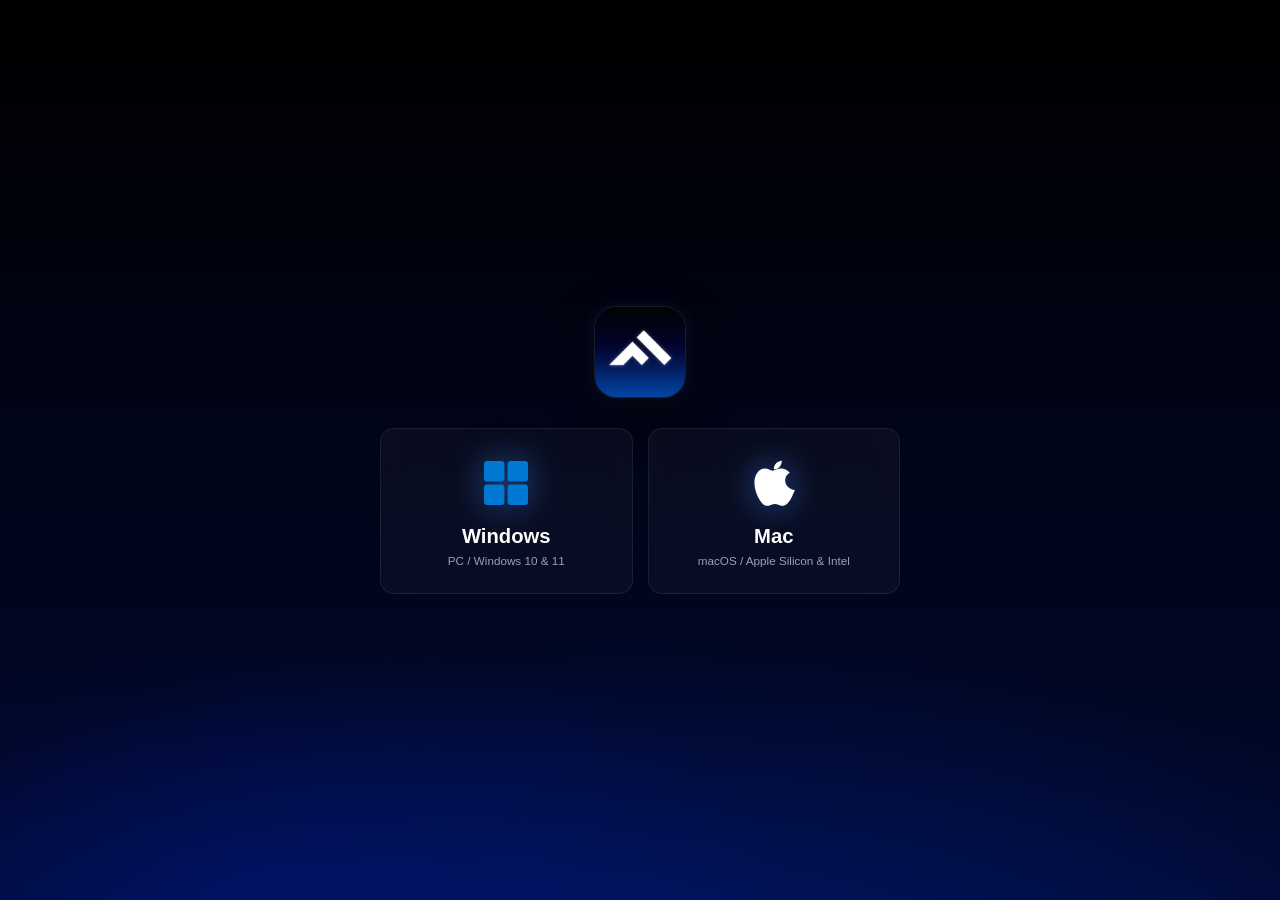
<file: index.html>
<!DOCTYPE html>
<html lang="en">
<head>
  <meta charset="UTF-8" />
  <meta name="viewport" content="width=device-width, initial-scale=1.0, maximum-scale=1.0, user-scalable=no" />
  <title>FREQ Sounds List</title>
  <link rel="icon" type="image/png" href="favicon.png" />
  <link rel="apple-touch-icon" href="favicon.png" />
  <link rel="stylesheet" href="style.css?v=4.5" />
</head>
<body>

<div id="app">

  <!-- ═══════════════════════════════════════════════════ -->
  <!--  PLATFORM SELECTION SCREEN                         -->
  <!-- ═══════════════════════════════════════════════════ -->
  <div id="platform-screen" class="screen active">
    <div class="platform-hero">

      <div class="logo-wrap">
        <a href="https://instagram.com/freqyt" target="_blank" rel="noopener noreferrer" class="logo-link" title="Follow @freqyt on Instagram">
          <img src="logo.jpg" alt="FREQ Logo" class="logo-img" />
        </a>
      </div>

      <div class="platform-cards">
        <button class="platform-card" onclick="selectPlatform('windows')">
          <div class="platform-card-icon">
            <svg viewBox="0 0 24 24" width="48" height="48" fill="none">
              <rect x="1" y="1" width="10.2" height="10.2" rx="1.5" fill="#0078D4"/>
              <rect x="12.8" y="1" width="10.2" height="10.2" rx="1.5" fill="#0078D4"/>
              <rect x="1" y="12.8" width="10.2" height="10.2" rx="1.5" fill="#0078D4"/>
              <rect x="12.8" y="12.8" width="10.2" height="10.2" rx="1.5" fill="#0078D4"/>
            </svg>
          </div>
          <div class="platform-card-label">Windows</div>
          <div class="platform-card-sub">PC / Windows 10 & 11</div>
        </button>
        <button class="platform-card" onclick="selectPlatform('mac')">
          <div class="platform-card-icon">
            <svg viewBox="0 0 170 170" width="48" height="48" fill="currentColor">
              <path d="M150.37 130.25c-2.45 5.66-5.35 10.87-8.71 15.66-4.58 6.53-8.33 11.05-11.22 13.56-4.48 4.12-9.28 6.23-14.42 6.35-3.69 0-8.14-1.05-13.32-3.18-5.19-2.12-9.97-3.17-14.34-3.17-4.58 0-9.49 1.05-14.75 3.17-5.26 2.13-9.5 3.24-12.74 3.35-4.35.13-9.16-1.9-14.42-6.08-3.7-3.04-7.6-7.7-11.71-13.98-5.74-8.7-10.37-18.72-13.88-30.06-3.5-11.33-5.26-22.18-5.26-32.55 0-14.07 3.5-25.75 10.49-35.03 6.99-9.28 15.89-14.07 26.68-14.36 4.79 0 10.34 1.25 16.66 3.75 6.32 2.5 10.15 3.8 11.49 3.8 1.13 0 5.17-1.35 12.13-4.04 6.96-2.7 12.67-3.9 17.13-3.62 12.82.72 23.08 5.62 30.77 14.69-11.13 6.74-16.61 15.89-16.43 27.46.19 9.07 3.65 16.68 10.38 22.84 6.73 6.16 14.73 9.77 24 10.83-2.12 6.31-4.75 12.38-7.89 18.23zm-38.42-120.32c0 6.64-2.52 13.06-7.55 18.27-5.46 5.63-12.01 9.08-19.64 8.35-.11-.97-.16-1.93-.16-2.88 0-6.42 2.65-13.05 7.94-18.39 2.65-2.69 5.86-4.84 9.64-6.45 3.78-1.61 7.42-2.48 10.92-2.6.21 1.25.32 2.5.32 3.7z" fill="#ffffff"/>
            </svg>
          </div>
          <div class="platform-card-label">Mac</div>
          <div class="platform-card-sub">macOS / Apple Silicon & Intel</div>
        </button>
      </div>

    </div>
  </div>

  <!-- ═══════════════════════════════════════════════════ -->
  <!--  CATALOGUE SCREEN (CLEAN & MINIMAL)                 -->
  <!-- ═══════════════════════════════════════════════════ -->
  <div id="catalogue-screen" class="screen">

    <!-- COMPACT STICKY HEADER -->
    <header class="topnav">
      <button class="back-btn" onclick="goBack()" title="Back to Platforms">
        <svg class="home-svg" viewBox="0 0 20 20" width="14" height="14" fill="none" stroke="currentColor" stroke-width="1.8" stroke-linecap="round" stroke-linejoin="round">
          <path d="M3 9.5L10 3.5L17 9.5V17C17 17.55 16.55 18 16 18H4C3.45 18 3 17.55 3 17V9.5Z"></path>
          <path d="M7.5 18V11H12.5V18"></path>
        </svg>
        <span>Home</span>
      </button>

      <div class="nav-center">
        <span class="nav-brand">Sounds List</span>
      </div>

      <div class="nav-right">
        <button id="current-platform-pill" class="platform-indicator-pill clickable" onclick="togglePlatform()" title="Tap to switch platform" aria-label="Switch OS"></button>
      </div>
    </header>

    <!-- SLIM UNIFIED CONTROLS BAR (SEARCH + TABS) -->
    <div class="sticky-controls">
      <!-- Search Input -->
      <div class="search-bar-wrap">
        <div class="search-box">
          <span class="search-lens">🔍</span>
          <input
            type="text"
            id="search-input"
            class="clean-search-input"
            placeholder="Search plugins, bundles, DAWs..."
            oninput="handleSearch(this.value)"
            autocomplete="off"
            spellcheck="false"
          />
          <button
            id="search-clear-btn"
            class="search-clear-btn"
            onclick="clearSearch()"
            title="Clear search"
          >×</button>
        </div>
      </div>

      <!-- Clean Category Tabs -->
      <div class="category-tabs" id="category-tabs"></div>

      <!-- Quick Sub-Filter Pills -->
      <div class="sub-filter-bar" id="sub-filter-bar"></div>
    </div>

    <!-- MAIN PRODUCT LIST -->
    <main class="catalogue-main" id="catalogue-main"></main>

  </div>

  <!-- FLOATING ACTIONS (SEARCH & SCROLL TOP) -->
  <div class="floating-actions">
    <button id="floating-search-btn" class="floating-btn floating-search-btn" onclick="openFloatingSearch()" title="Search catalogue">
      🔍
    </button>
    <button id="scroll-top-btn" class="floating-btn scroll-top-btn" onclick="scrollToTop()" title="Back to top">
      ↑
    </button>
  </div>

  <!-- FLOATING ORDER CART BAR -->
  <div id="order-cart-bar" class="order-cart-bar">
    <div class="cart-upsell-banner" id="cart-upsell-banner" style="display:none"></div>
    <div class="cart-bar-inner">
      <div class="cart-row-top">
        <div class="cart-left">
          <div class="cart-badge-icon">
            <svg class="cart-icon-svg" viewBox="0 0 24 24" width="16" height="16" fill="none" stroke="currentColor" stroke-width="2" stroke-linecap="round" stroke-linejoin="round">
              <circle cx="9" cy="21" r="1"></circle>
              <circle cx="20" cy="21" r="1"></circle>
              <path d="M1 1h4l2.68 13.39a2 2 0 0 0 2 1.61h9.72a2 2 0 0 0 2-1.61L23 6H6"></path>
            </svg>
          </div>
          <div class="cart-summary">
            <div class="cart-count-line" id="cart-count">0 items selected</div>
            <div class="cart-total-line" id="cart-total">$0</div>
          </div>
        </div>
        <div class="cart-actions-secondary">
          <button class="cart-btn cart-btn-clear" onclick="clearCart()" title="Clear selection">✕</button>
          <button class="cart-btn cart-btn-copy" onclick="copyOrderList()" id="cart-copy-btn" title="Copy order text">
            <svg class="cart-btn-svg" viewBox="0 0 20 20" width="13" height="13" fill="none" stroke="currentColor" stroke-width="1.8" stroke-linecap="round" stroke-linejoin="round">
              <rect x="7" y="7" width="10" height="10" rx="2"></rect>
              <path d="M4 13V4C4 3.45 4.45 3 5 3H14"></path>
            </svg>
            <span id="cart-copy-text">Copy</span>
          </button>
        </div>
      </div>
      <div class="cart-row-primary">
        <button class="cart-btn cart-btn-order" onclick="sendOrderViaDM()" id="cart-order-btn" title="Send order via Instagram DM">
          <svg class="cart-btn-svg" viewBox="0 0 24 24" width="15" height="15" fill="currentColor">
            <path d="M12 2.163c3.204 0 3.584.012 4.85.07 3.252.148 4.771 1.691 4.919 4.919.058 1.265.069 1.645.069 4.849 0 3.205-.012 3.584-.069 4.849-.149 3.225-1.664 4.771-4.919 4.919-1.266.058-1.644.07-4.85.07-3.204 0-3.584-.012-4.849-.07-3.26-.149-4.771-1.699-4.919-4.92-.058-1.265-.07-1.644-.07-4.849 0-3.204.013-3.583.07-4.849.149-3.227 1.664-4.771 4.919-4.919 1.266-.057 1.645-.069 4.849-.069zm0-2.163c-3.259 0-3.667.014-4.947.072-4.358.2-6.78 2.618-6.98 6.98-.059 1.281-.073 1.689-.073 4.948 0 3.259.014 3.668.072 4.948.2 4.358 2.618 6.78 6.98 6.98 1.281.058 1.689.072 4.948.072 3.259 0 3.668-.014 4.948-.072 4.354-.2 6.782-2.618 6.979-6.98.059-1.28.073-1.689.073-4.948 0-3.259-.014-3.667-.072-4.947-.196-4.354-2.617-6.78-6.979-6.98-1.281-.059-1.69-.073-4.949-.073zm0 5.838c-3.403 0-6.162 2.759-6.162 6.162s2.759 6.163 6.162 6.163 6.162-2.759 6.162-6.163c0-3.403-2.759-6.162-6.162-6.162zm0 10.162c-2.209 0-4-1.79-4-4 0-2.209 1.791-4 4-4s4 1.791 4 4c0 2.21-1.791 4-4 4zm6.406-11.845c-.796 0-1.441.645-1.441 1.44s.645 1.44 1.441 1.44c.795 0 1.439-.645 1.439-1.44s-.644-1.44-1.439-1.44z"/>
          </svg>
          <span id="cart-order-text">Send on Instagram</span>
        </button>
      </div>
    </div>
  </div>

</div><!-- /#app -->

<!-- Scripts -->
<script src="config.js?v=4.5"></script>
<script src="data/windows.js?v=4.5"></script>
<script src="data/mac.js?v=4.5"></script>
<script src="storage.js?v=4.5"></script>
<script src="app.js?v=4.5"></script>
</body>
</html>
</file>
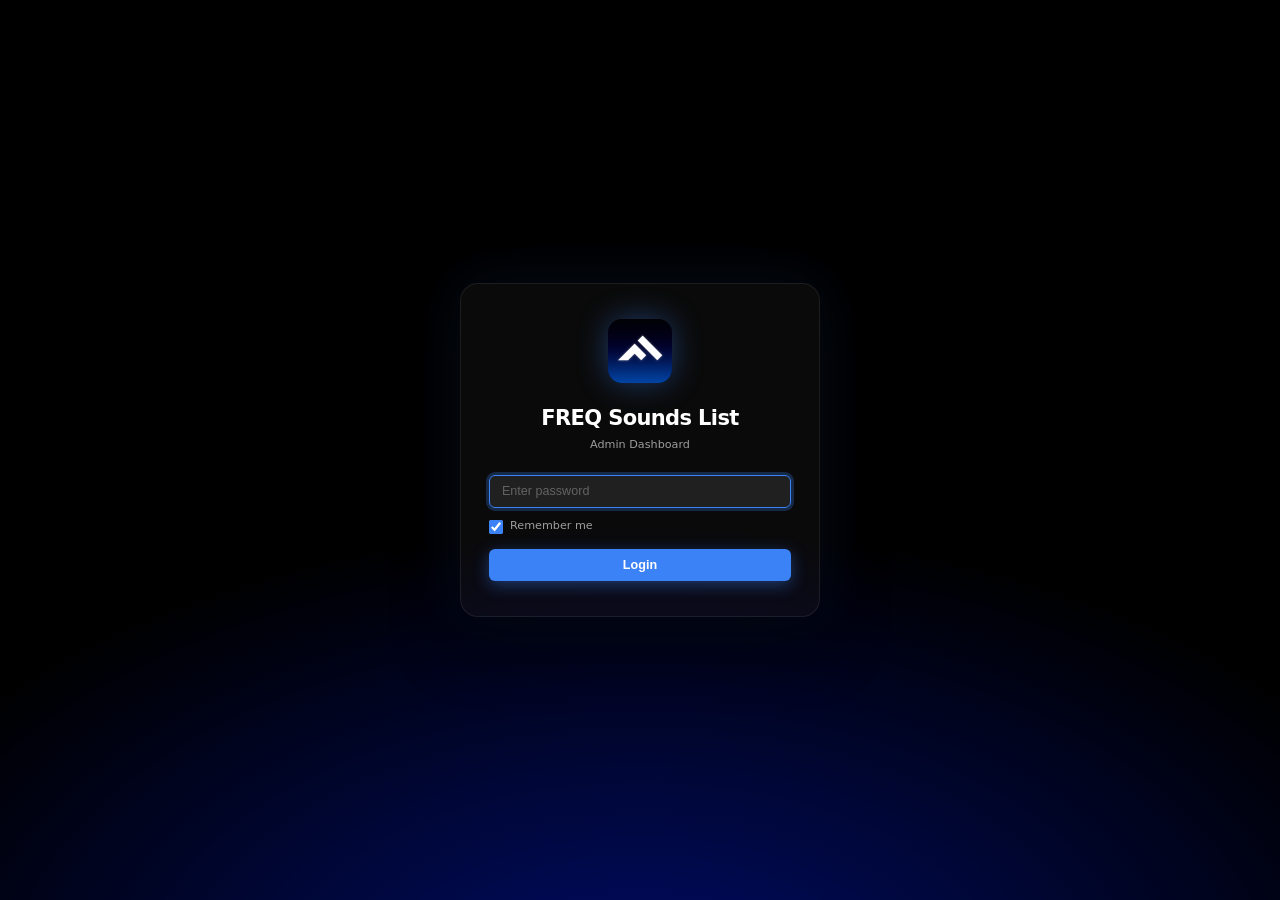
<file: admin/index.html>
<!DOCTYPE html>
<html lang="en">
<head>
  <meta charset="UTF-8">
  <meta http-equiv="refresh" content="0; url=/admin.html">
  <title>Redirecting to Admin...</title>
</head>
<body style="background:#000;color:#fff;font-family:sans-serif;display:flex;align-items:center;justify-content:center;height:100vh;margin:0;">
  <p>Loading Admin Dashboard...</p>
  <script>location.replace('/admin.html' + location.search + location.hash);</script>
</body>
</html>
</file>
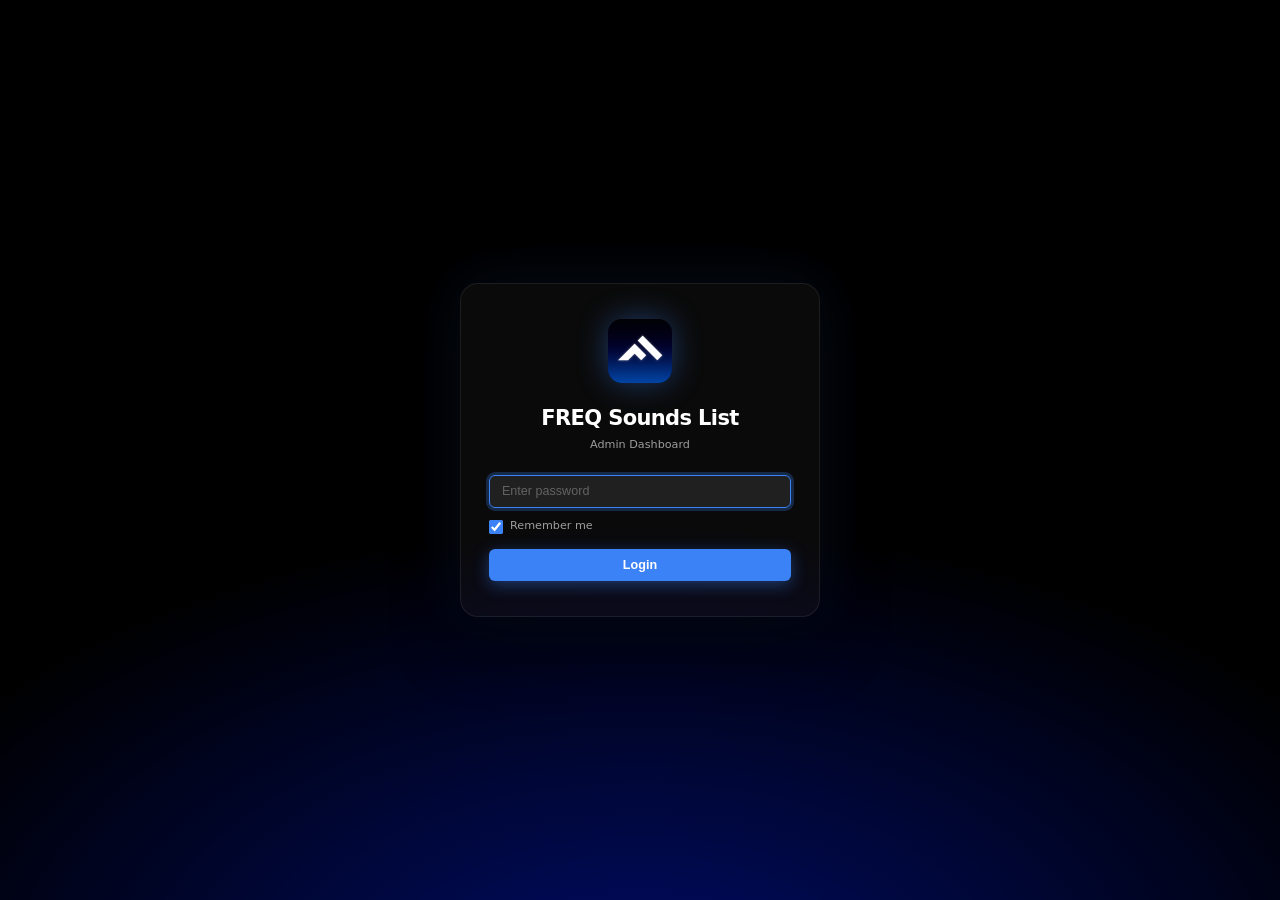
<file: admin.html>
<!DOCTYPE html>
<html lang="en">
<head>
  <meta charset="UTF-8" />
  <meta name="viewport" content="width=device-width, initial-scale=1.0" />
  <title>FREQ Sounds List — Admin</title>
  <link rel="icon" type="image/png" href="favicon.png" />
  <link rel="apple-touch-icon" href="favicon.png" />
  <link rel="stylesheet" href="admin.css?v=4.0" />
</head>
<body>

<!-- ═══════════════════════════════════════════════════════ -->
<!-- LOGIN OVERLAY                                          -->
<!-- ═══════════════════════════════════════════════════════ -->
<div id="login-overlay" class="login-overlay">
  <div class="login-box">
    <img src="logo.jpg" alt="FREQ Sounds List" class="login-logo" />
    <h1 class="login-title">FREQ Sounds List</h1>
    <p class="login-sub">Admin Dashboard</p>
    <form id="login-form" onsubmit="handleLogin(event)">
      <input
        type="password"
        id="password-input"
        class="login-input"
        placeholder="Enter password"
        autocomplete="current-password"
        autofocus
      />
      <label class="remember-wrap">
        <input type="checkbox" id="remember-me" checked />
        <span>Remember me</span>
      </label>
      <p id="login-error" class="login-error" style="display:none">Incorrect password. Try again.</p>
      <button type="submit" class="login-btn" id="login-btn">Login</button>
    </form>
  </div>
</div>

<!-- ═══════════════════════════════════════════════════════ -->
<!-- DASHBOARD                                              -->
<!-- ═══════════════════════════════════════════════════════ -->
<div id="dashboard" class="dashboard" style="display:none">

  <!-- TOP BAR -->
  <header class="admin-header">
    <div class="admin-header-left">
      <img src="logo.jpg" alt="" class="admin-nav-logo" />
      <span class="admin-nav-title">FREQ Sounds List <span class="admin-tag">Admin</span></span>
    </div>
    <div class="admin-header-right">
      <button class="hbtn hbtn-primary" onclick="publishLiveToCloud()" id="publish-cloud-btn" title="Publish all changes to the cloud with 1 request">🚀 Publish Live</button>
      <button class="hbtn" onclick="showCloudModal()" id="cloud-sync-btn">☁️ Cloud Settings</button>
      <button class="hbtn" onclick="exportData('windows')" title="Download updated windows.js">⬇ Export Windows</button>
      <button class="hbtn" onclick="exportData('mac')" title="Download updated mac.js">⬇ Export Mac</button>
      <button class="hbtn" onclick="showChangePw()">🔑 Password</button>
      <button class="hbtn hbtn-danger" onclick="handleLogout()">Logout</button>
    </div>
  </header>

  <!-- BODY LAYOUT -->
  <div class="admin-layout">

    <!-- SIDEBAR -->
    <aside class="admin-sidebar">

      <div class="sb-group">
        <div class="sb-label">Platform</div>
        <button class="sb-item active" id="plat-btn-windows" onclick="switchPlatform('windows')">🪟 Windows</button>
        <button class="sb-item" id="plat-btn-mac" onclick="switchPlatform('mac')">🍎 Mac</button>
      </div>

      <div class="sb-group">
        <div class="sb-label">Featured Deals</div>
        <button class="sb-item" id="sb-deals-btn" onclick="openDealsView()">⚡ Deals & Promotions</button>
      </div>

      <div class="sb-group">
        <div class="sb-label">Category</div>
        <div id="sb-categories"></div>
      </div>

      <div class="sb-group sb-group-bottom">
        <div class="sb-label">Danger</div>
        <button class="sb-item sb-danger" onclick="resetPlatform()">↺ Reset to Defaults</button>
      </div>

    </aside>

    <!-- MAIN PANEL -->
    <main class="admin-main" id="admin-main">
      <!-- Rendered by JS -->
    </main>

  </div>
</div>

<!-- ═══════════════════════════════════════════════════════ -->
<!-- GITHUB PUBLISHING MODAL                                -->
<!-- ═══════════════════════════════════════════════════════ -->
<div id="cloud-modal" class="modal-backdrop" style="display:none" onclick="closeCloudModal(event)">
  <div class="modal-box">
    <h2 class="modal-title">🚀 GitHub Live Publishing</h2>
    <p style="font-size:0.8rem; color:var(--text-2); margin-bottom:1rem; line-height:1.4;">
      Connect your GitHub Personal Access Token once so you can publish live edits worldwide in 1 click with <strong>zero visitor limits & 0 quotas</strong>.
    </p>

    <label style="font-size:0.75rem; font-weight:700; color:var(--accent); display:block; margin-bottom:0.25rem;">GITHUB PERSONAL ACCESS TOKEN</label>
    <input type="password" id="github-token" class="login-input" placeholder="github_pat_... or ghp_..." />

    <label style="font-size:0.75rem; font-weight:700; color:var(--accent); display:block; margin-top:0.75rem; margin-bottom:0.25rem;">REPOSITORY</label>
    <input type="text" id="github-repo" class="login-input" value="freqyt/sounds-list" />

    <p id="cloud-status" class="login-error" style="display:none"></p>

    <div class="modal-actions" style="margin-top:1.25rem;">
      <button class="hbtn" onclick="closeCloudModal()">Close</button>
      <button class="hbtn hbtn-primary" id="connect-cloud-btn" onclick="saveGitHubConfig()">Save & Connect GitHub</button>
    </div>
  </div>
</div>

<!-- ═══════════════════════════════════════════════════════ -->
<!-- CHANGE PASSWORD MODAL                                  -->
<!-- ═══════════════════════════════════════════════════════ -->
<div id="pw-modal" class="modal-backdrop" style="display:none" onclick="closePwModal(event)">
  <div class="modal-box">
    <h2 class="modal-title">Change Password</h2>
    <input type="password" id="pw-new" class="login-input" placeholder="New password (min. 4 chars)" />
    <input type="password" id="pw-confirm" class="login-input" placeholder="Confirm new password" style="margin-top:0.5rem" />
    <p id="pw-error" class="login-error" style="display:none"></p>
    <div class="modal-actions">
      <button class="hbtn" onclick="closePwModal()">Cancel</button>
      <button class="hbtn hbtn-primary" onclick="changePassword()">Save Password</button>
    </div>
  </div>
</div>

<script src="config.js?v=4.0"></script>
<script src="data/windows.js?v=4.0"></script>
<script src="data/mac.js?v=4.0"></script>
<script src="storage.js?v=4.0"></script>
<script src="admin.js?v=4.0"></script>
</body>
</html>
</file>
<file: style.css>
/* ═══════════════════════════════════════════════════════════
   SOUNDS LIST — MINIMAL & CLEAN STYLESHEET
   Sleek mobile-first design, crystal clear typography,
   zero clutter, rich black-to-royal-blue aesthetic.
═══════════════════════════════════════════════════════════ */

*, *::before, *::after {
  box-sizing: border-box;
  margin: 0;
  padding: 0;
  -webkit-tap-highlight-color: transparent;
}

:root {
  /* ── Colors ── */
  --bg-black:        #000000;
  --bg-deep:         #000517;
  --bg-royal:        #000e38;

  --surface-1:       rgba(255, 255, 255, 0.035);
  --surface-2:       rgba(255, 255, 255, 0.065);
  --surface-hover:   rgba(255, 255, 255, 0.1);

  --border:          rgba(255, 255, 255, 0.08);
  --border-focus:    rgba(96, 165, 250, 0.5);

  --accent:          #3b82f6;
  --accent-bright:   #60a5fa;
  --accent-glow:     rgba(59, 130, 246, 0.25);

  --text-1:          #ffffff;
  --text-2:          #cbd5e1;
  --text-3:          #818cf8;
  --text-muted:      #94a3b8;

  --badge-new:       linear-gradient(135deg, #f59e0b, #ef4444);
  --badge-hot:       #ef4444;
  --badge-sale:      #22c55e;
  --badge-note:      #facc15;

  --radius-sm:       6px;
  --radius-md:       10px;
  --radius-lg:       14px;
  --radius-full:     9999px;

  --trans:           0.2s cubic-bezier(0.4, 0, 0.2, 1);
  --trans-slow:      0.35s cubic-bezier(0.4, 0, 0.2, 1);
}

html {
  font-size: 15px;
}

body {
  min-height: 100vh;
  min-height: 100dvh;
  background-color: var(--bg-black);
  color: var(--text-1);
  font-family: -apple-system, BlinkMacSystemFont, "Segoe UI", Roboto, sans-serif;
  line-height: 1.45;
  overflow-x: hidden;
  position: relative;
}

/* Background gradient */
body::before {
  content: "";
  position: fixed;
  inset: 0;
  background:
    radial-gradient(ellipse 110% 70% at 50% 115%, rgba(0, 45, 210, 0.4) 0%, transparent 65%),
    radial-gradient(ellipse 70% 50% at 20% 100%, rgba(0, 20, 150, 0.3) 0%, transparent 60%),
    linear-gradient(180deg, #000000 0%, #000416 45%, #00092c 100%);
  z-index: 0;
  pointer-events: none;
}

#app {
  width: 100%;
  max-width: 100vw;
  overflow-x: hidden;
  position: relative;
  min-height: 100vh;
  min-height: 100dvh;
}

/* ═══════════════════════════════════════════════════════════
   SCREENS & CLEAN TRANSITIONS
═══════════════════════════════════════════════════════════ */
html, body {
  width: 100%;
  max-width: 100vw;
  overflow-x: hidden;
  position: relative;
  overflow-anchor: none;
}

.screen {
  width: 100%;
  max-width: 100vw;
  overflow-x: hidden;
  display: none;
  opacity: 0;
  pointer-events: none;
  overflow-anchor: none;
  transition: opacity var(--trans-slow), transform var(--trans-slow);
}

.screen.active {
  display: block;
  opacity: 1;
  pointer-events: auto;
  transform: translateX(0);
}

/* Platform landing screen is pinned to viewport - zero scroll shifts */
#platform-screen {
  position: fixed;
  inset: 0;
  z-index: 20;
  display: none;
  align-items: center;
  justify-content: center;
  padding: 1.5rem 1.25rem;
  min-height: 100vh;
  min-height: 100dvh;
  height: 100%;
  overflow: hidden;
}

#platform-screen.active {
  display: flex;
  opacity: 1;
  pointer-events: auto;
  transform: translateX(0);
}

#platform-screen.exit-left {
  display: flex;
  opacity: 0;
  transform: translateX(-30px);
  pointer-events: none;
}

#catalogue-screen {
  z-index: 1;
  transform: translateX(30px);
  flex-direction: column;
}

#catalogue-screen.active {
  display: flex;
  opacity: 1;
  pointer-events: auto;
  transform: none;
  z-index: 3;
}

#catalogue-screen.exit-right {
  display: flex;
  opacity: 0;
  transform: translateX(30px);
  pointer-events: none;
}

/* ═══════════════════════════════════════════════════════════
   LANDING / PLATFORM SELECTOR
═══════════════════════════════════════════════════════════ */
.platform-hero {
  text-align: center;
  max-width: 520px;
  width: 100%;
}

.logo-wrap {
  margin-bottom: 2rem;
  display: flex;
  flex-direction: column;
  align-items: center;
}

.logo-link {
  display: inline-block;
  border-radius: 22px;
  text-decoration: none;
  cursor: pointer;
  transition: transform 0.22s cubic-bezier(0.16, 1, 0.3, 1), filter 0.22s ease;
}

.logo-link:hover {
  transform: translateY(-2px) scale(1.04);
  filter: drop-shadow(0 0 20px rgba(59, 130, 246, 0.4));
}

.logo-link:active {
  transform: scale(0.96);
}

.logo-img {
  width: 92px;
  height: 92px;
  border-radius: 22px;
  object-fit: cover;
  display: block;
  border: 1px solid rgba(255, 255, 255, 0.1);
  box-shadow: 0 16px 40px rgba(0, 0, 0, 0.8), 0 4px 20px rgba(59, 130, 246, 0.18);
}

.logo-title {
  font-size: 2.5rem;
  font-weight: 800;
  letter-spacing: -0.03em;
  color: #fff;
  text-shadow: 0 0 30px rgba(59, 130, 246, 0.45);
}

.logo-sub {
  color: var(--text-2);
  font-size: 0.95rem;
  line-height: 1.4;
}

.platform-cards {
  display: grid;
  grid-template-columns: 1fr 1fr;
  gap: 1rem;
}

.platform-card {
  background: var(--surface-1);
  border: 1px solid var(--border);
  border-radius: var(--radius-lg);
  padding: 2rem 1rem 1.75rem;
  cursor: pointer;
  text-align: center;
  transition: all var(--trans);
  color: var(--text-1);
  backdrop-filter: blur(16px);
  display: flex;
  flex-direction: column;
  align-items: center;
  gap: 0.35rem;
}

.platform-card:hover {
  border-color: var(--border-focus);
  transform: translateY(-4px);
  box-shadow: 0 10px 30px rgba(0, 0, 0, 0.5), 0 0 25px rgba(59, 130, 246, 0.25);
  background: var(--surface-2);
}

.platform-card-icon {
  display: flex;
  align-items: center;
  justify-content: center;
  margin-bottom: 0.85rem;
}

.platform-card-icon svg {
  filter: drop-shadow(0 0 16px rgba(59, 130, 246, 0.5));
  transition: transform var(--trans);
}

.platform-card:hover .platform-card-icon svg {
  transform: scale(1.08);
  filter: drop-shadow(0 0 24px rgba(59, 130, 246, 0.8));
}

.platform-card-label {
  font-size: 1.35rem;
  font-weight: 700;
  color: #fff;
}

.platform-card-sub {
  font-size: 0.78rem;
  color: var(--text-muted);
}

/* ═══════════════════════════════════════════════════════════
   COMPACT TOPBAR
═══════════════════════════════════════════════════════════ */
.topnav {
  position: sticky;
  top: 0;
  z-index: 100;
  background: rgba(0, 4, 18, 0.9);
  backdrop-filter: blur(20px);
  border-bottom: 1px solid var(--border);
  display: flex;
  align-items: center;
  justify-content: space-between;
  padding: 0.55rem 1rem;
  height: 48px;
}

.back-btn {
  background: var(--surface-1);
  border: 1px solid var(--border);
  border-radius: var(--radius-sm);
  color: var(--text-2);
  padding: 0.32rem 0.65rem;
  font-size: 0.78rem;
  font-weight: 600;
  cursor: pointer;
  display: inline-flex;
  align-items: center;
  gap: 0.4rem;
  transition: all var(--trans);
}

.back-btn:hover {
  color: #fff;
  background: var(--surface-2);
  border-color: var(--border-focus);
}

.home-svg {
  color: var(--accent-bright);
  flex-shrink: 0;
}

.nav-center {
  flex: 1;
  text-align: center;
}

.nav-brand {
  font-size: 0.95rem;
  font-weight: 700;
  letter-spacing: -0.01em;
  color: #fff;
}

.platform-indicator-pill {
  height: 32px;
  padding: 0 0.65rem;
  background: var(--surface-1);
  border: 1px solid var(--border);
  border-radius: var(--radius-full);
  display: inline-flex;
  align-items: center;
  gap: 0.45rem;
  color: var(--accent-bright);
  transition: all 0.2s cubic-bezier(0.16, 1, 0.3, 1);
  cursor: pointer;
  outline: none;
  font-size: 0.75rem;
  font-weight: 700;
  letter-spacing: 0.01em;
  user-select: none;
}

.platform-indicator-pill:hover {
  background: rgba(59, 130, 246, 0.2);
  border-color: rgba(96, 165, 250, 0.5);
  color: #fff;
  transform: translateY(-1px);
  box-shadow: 0 0 16px rgba(59, 130, 246, 0.35);
}

.platform-indicator-pill:active {
  transform: scale(0.94);
}

.platform-indicator-pill .pill-os-icon {
  display: flex;
  align-items: center;
  justify-content: center;
}

.platform-indicator-pill .pill-os-icon svg {
  display: block;
}

.platform-indicator-pill .pill-os-name {
  color: var(--text-1);
  font-size: 0.76rem;
  font-weight: 700;
}

@keyframes platformPulse {
  0% { transform: scale(1); }
  50% { transform: scale(1.18); filter: brightness(1.3); }
  100% { transform: scale(1); }
}

.platform-switch-pulse {
  animation: platformPulse 0.35s ease-out;
}

/* ═══════════════════════════════════════════════════════════
   SLIM STICKY CONTROLS (SEARCH + CATEGORY TABS)
═══════════════════════════════════════════════════════════ */
.sticky-controls {
  position: sticky;
  top: 48px;
  z-index: 95;
  background: rgba(0, 3, 14, 0.92);
  backdrop-filter: blur(20px);
  border-bottom: 1px solid var(--border);
  padding: 0.5rem 1rem;
  display: flex;
  flex-direction: column;
  gap: 0.45rem;
  max-width: 1000px;
  margin: 0 auto;
  width: 100%;
}

.search-bar-wrap {
  width: 100%;
}

.search-box {
  position: relative;
  display: flex;
  align-items: center;
  width: 100%;
}

.search-lens {
  position: absolute;
  left: 0.85rem;
  font-size: 0.95rem;
  color: var(--accent-bright);
  pointer-events: none;
}

.clean-search-input {
  width: 100%;
  background: rgba(255, 255, 255, 0.05);
  border: 1px solid var(--border);
  border-radius: var(--radius-md);
  color: #fff;
  padding: 0.55rem 2.4rem 0.55rem 2.4rem;
  font-size: 0.9rem;
  outline: none;
  transition: all var(--trans);
}

.clean-search-input::placeholder {
  color: var(--text-muted);
}

.clean-search-input:focus {
  border-color: var(--accent-bright);
  background: rgba(255, 255, 255, 0.08);
  box-shadow: 0 0 0 3px rgba(59, 130, 246, 0.25), 0 0 20px rgba(59, 130, 246, 0.2);
}

.search-clear-btn {
  position: absolute;
  right: 0.65rem;
  background: rgba(255, 255, 255, 0.1);
  border: none;
  border-radius: 50%;
  width: 22px;
  height: 22px;
  color: var(--text-2);
  font-size: 1.1rem;
  line-height: 1;
  display: none;
  align-items: center;
  justify-content: center;
  cursor: pointer;
  animation: clearBtnIn 0.2s cubic-bezier(0.16, 1, 0.3, 1);
  transition: all var(--trans);
}

.search-clear-btn:hover {
  background: rgba(239, 68, 68, 0.3);
  color: #fff;
  transform: scale(1.1);
}

/* ═══════════════════════════════════════════════════════════
   ANIMATIONS & MICRO-INTERACTIONS
═══════════════════════════════════════════════════════════ */
@keyframes sectionFadeIn {
  0% {
    opacity: 0;
    transform: translateY(10px);
  }
  100% {
    opacity: 1;
    transform: translateY(0);
  }
}

@keyframes tabPop {
  0% { transform: scale(0.94); }
  60% { transform: scale(1.03); }
  100% { transform: scale(1); }
}

@keyframes clearBtnIn {
  from { opacity: 0; transform: scale(0.6) rotate(-90deg); }
  to { opacity: 1; transform: scale(1) rotate(0deg); }
}

@keyframes pulseGlow {
  0%, 100% { box-shadow: 0 0 12px rgba(59, 130, 246, 0.35); }
  50% { box-shadow: 0 0 20px rgba(59, 130, 246, 0.6); }
}

/* Category Tabs (Clean responsive grid - desktop 6 cols, mobile 3 cols x 2 rows) */
.category-tabs {
  display: grid;
  grid-template-columns: repeat(6, 1fr);
  gap: 0.35rem;
  width: 100%;
}

.cat-tab {
  background: var(--surface-1);
  border: 1px solid var(--border);
  border-radius: var(--radius-sm);
  color: var(--text-2);
  padding: 0.46rem 0.2rem;
  font-size: 0.76rem;
  font-weight: 600;
  cursor: pointer;
  display: flex;
  flex-direction: column;
  align-items: center;
  justify-content: center;
  gap: 0.25rem;
  transition: all 0.2s cubic-bezier(0.16, 1, 0.3, 1);
  text-align: center;
  width: 100%;
  user-select: none;
}

.cat-icon-wrap {
  display: flex;
  align-items: center;
  justify-content: center;
  line-height: 1;
}

.cat-svg {
  display: block;
  color: var(--text-muted);
  transition: transform 0.2s ease, color 0.2s ease;
}

.cat-tab:hover {
  color: #fff;
  background: var(--surface-2);
  transform: translateY(-1px);
}

.cat-tab:hover .cat-svg {
  transform: scale(1.1);
  color: var(--accent-bright);
}

.cat-tab:active {
  transform: scale(0.95);
}

.cat-tab.active {
  background: var(--accent);
  border-color: var(--accent-bright);
  color: #fff;
  animation: tabPop 0.25s cubic-bezier(0.16, 1, 0.3, 1);
  box-shadow: 0 0 14px rgba(59, 130, 246, 0.5);
}

.cat-tab.active .cat-svg {
  color: #fff;
}

/* ═══════════════════════════════════════════════════════════
   SUB-FILTER PILLS BAR (QUICK CATEGORY NARROWING)
═══════════════════════════════════════════════════════════ */
.sub-filter-bar {
  display: flex;
  flex-wrap: wrap;
  align-items: center;
  gap: 0.35rem;
  padding: 0.35rem 0 0.15rem;
}

.sub-filter-pill {
  background: var(--surface-1);
  border: 1px solid var(--border);
  border-radius: var(--radius-full);
  color: var(--text-2);
  padding: 0.28rem 0.65rem;
  font-size: 0.74rem;
  font-weight: 600;
  cursor: pointer;
  display: inline-flex;
  align-items: center;
  gap: 0.35rem;
  white-space: nowrap;
  flex-shrink: 0;
  transition: all 0.18s cubic-bezier(0.16, 1, 0.3, 1);
  user-select: none;
}

.sub-filter-pill:hover {
  background: var(--surface-2);
  color: #fff;
  border-color: rgba(96, 165, 250, 0.5);
  transform: translateY(-1px);
}

.sub-filter-pill.active {
  background: rgba(59, 130, 246, 0.22);
  border-color: var(--accent-bright);
  color: #fff;
  box-shadow: 0 0 12px rgba(59, 130, 246, 0.35);
}

.sub-filter-icon {
  font-size: 0.78rem;
  line-height: 1;
}

.sub-filter-label {
  font-weight: 600;
}

.sub-filter-count {
  font-size: 0.65rem;
  font-weight: 700;
  color: var(--text-muted);
  background: rgba(255, 255, 255, 0.08);
  padding: 0.08rem 0.35rem;
  border-radius: var(--radius-full);
  margin-left: 0.1rem;
}

.sub-filter-pill.active .sub-filter-count {
  background: rgba(59, 130, 246, 0.4);
  color: #93c5fd;
}

/* ═══════════════════════════════════════════════════════════
   MAIN LIST LAYOUT & ANIMATIONS
═══════════════════════════════════════════════════════════ */
.catalogue-main {
  padding: 1.25rem 1rem 3.5rem;
  max-width: 1000px;
  margin: 0 auto;
  width: 100%;
  flex: 1;
  min-height: 85vh;
  overflow-anchor: none;
}

/* Section Header & Entry */
.section {
  margin-bottom: 2rem;
}

.section-header {
  display: flex;
  align-items: center;
  justify-content: space-between;
  margin-bottom: 0.75rem;
  padding-bottom: 0.35rem;
  border-bottom: 1px solid var(--border);
}

.section-title {
  font-size: 0.85rem;
  font-weight: 800;
  letter-spacing: 0.05em;
  text-transform: uppercase;
  color: var(--accent-bright);
  display: flex;
  align-items: center;
  gap: 0.45rem;
}

.section-count {
  font-size: 0.72rem;
  color: var(--text-muted);
  background: var(--surface-1);
  padding: 0.1rem 0.45rem;
  border-radius: var(--radius-full);
  border: 1px solid var(--border);
}

/* ═══════════════════════════════════════════════════════════
   FEATURED SPOTLIGHT DEAL BANNER
═══════════════════════════════════════════════════════════ */
.spotlight-wrap {
  margin-bottom: 1.5rem;
}

.spotlight-card {
  position: relative;
  background: linear-gradient(135deg, rgba(15, 23, 42, 0.9), rgba(3, 7, 18, 0.95));
  border: 1px solid rgba(59, 130, 246, 0.35);
  border-radius: var(--radius-lg);
  padding: 1.15rem 1.35rem;
  box-shadow: 0 12px 35px rgba(0, 0, 0, 0.6), 0 0 30px rgba(59, 130, 246, 0.12);
  backdrop-filter: blur(16px);
  cursor: pointer;
  transition: all 0.25s cubic-bezier(0.16, 1, 0.3, 1);
  overflow: hidden;
}

.spotlight-card:hover {
  border-color: rgba(96, 165, 250, 0.6);
  transform: translateY(-2px);
  box-shadow: 0 16px 45px rgba(0, 0, 0, 0.7), 0 0 35px rgba(59, 130, 246, 0.25);
}

.spotlight-card.in-cart {
  border-color: var(--accent-bright);
  box-shadow: 0 0 0 1px var(--accent-bright), 0 12px 35px rgba(0, 0, 0, 0.6), 0 0 30px rgba(59, 130, 246, 0.35);
}

.spotlight-top-tag {
  display: flex;
  align-items: center;
  gap: 0.5rem;
  margin-bottom: 0.75rem;
}

.spotlight-badge-pill {
  font-size: 0.68rem;
  font-weight: 800;
  letter-spacing: 0.06em;
  text-transform: uppercase;
  background: linear-gradient(135deg, #ef4444, #f97316);
  color: #fff;
  padding: 0.2rem 0.55rem;
  border-radius: var(--radius-full);
  box-shadow: 0 0 12px rgba(239, 68, 68, 0.4);
}

.spotlight-body {
  display: flex;
  align-items: center;
  justify-content: space-between;
  gap: 1rem;
}

.spotlight-left {
  display: flex;
  align-items: center;
  gap: 0.9rem;
  min-width: 0;
  flex: 1;
}

.spotlight-info {
  display: flex;
  flex-direction: column;
  gap: 0.2rem;
  min-width: 0;
}

.spotlight-title {
  font-size: 1.1rem;
  font-weight: 700;
  color: #fff;
  line-height: 1.25;
}

.spotlight-desc {
  font-size: 0.84rem;
  color: var(--text-2);
  line-height: 1.4;
}

.spotlight-note {
  font-size: 0.74rem;
  color: var(--text-muted);
  display: inline-flex;
  align-items: center;
  gap: 0.3rem;
  margin-top: 0.15rem;
}

.spotlight-right {
  display: flex;
  align-items: center;
  gap: 0.85rem;
  flex-shrink: 0;
}

.spotlight-price {
  font-size: 1.35rem;
  font-weight: 900;
  color: var(--accent-bright);
  text-shadow: 0 0 12px rgba(59, 130, 246, 0.5);
}

.spotlight-add-btn {
  background: var(--accent-bright);
  color: #fff;
  border: none;
  font-size: 0.82rem;
  font-weight: 700;
  padding: 0.5rem 0.95rem;
  border-radius: var(--radius-sm);
  cursor: pointer;
  display: flex;
  align-items: center;
  gap: 0.35rem;
  transition: all var(--trans);
}

/* ── Kontakt Spotlight Volume Pricing Banner ── */
.kontakt-pricing-banner {
  cursor: default;
}

.kontakt-pricing-banner:hover {
  transform: none;
}

.kontakt-tier-pills-wrap {
  display: flex;
  align-items: center;
  gap: 0.45rem;
  flex-wrap: wrap;
}

.kontakt-tier-chip {
  display: flex;
  flex-direction: column;
  align-items: center;
  justify-content: center;
  background: rgba(255, 255, 255, 0.05);
  border: 1px solid rgba(255, 255, 255, 0.12);
  border-radius: var(--radius-sm);
  padding: 0.35rem 0.65rem;
  min-width: 68px;
  text-align: center;
  transition: all 0.2s ease;
}

.kontakt-tier-chip.highlight {
  background: rgba(59, 130, 246, 0.15);
  border-color: rgba(96, 165, 250, 0.4);
}

.kt-label {
  font-size: 0.62rem;
  font-weight: 700;
  color: var(--text-muted);
  text-transform: uppercase;
  letter-spacing: 0.03em;
}

.kontakt-tier-chip.highlight .kt-label {
  color: #93c5fd;
}

.kt-price {
  font-size: 0.96rem;
  font-weight: 800;
  color: #fff;
}

.spotlight-add-btn {
  white-space: nowrap;
}

.spotlight-add-btn:hover {
  background: #2563eb;
  transform: scale(1.04);
}

.spotlight-add-btn.in-cart {
  background: #10b981;
  box-shadow: 0 4px 15px rgba(16, 185, 129, 0.4);
}

/* ═══════════════════════════════════════════════════════════
   BUNDLE CARDS (ANIMATED HOVER & TOUCH)
═══════════════════════════════════════════════════════════ */
.bundles-grid {
  display: grid;
  grid-template-columns: repeat(auto-fill, minmax(280px, 1fr));
  gap: 0.75rem;
}

.bundle-card {
  background: var(--surface-1);
  border: 1px solid var(--border);
  border-radius: var(--radius-md);
  padding: 0.85rem 1rem;
  min-height: 68px;
  display: flex;
  flex-direction: column;
  justify-content: center;
  gap: 0.35rem;
  transition: transform 0.2s cubic-bezier(0.16, 1, 0.3, 1), background 0.2s ease, border-color 0.2s ease, box-shadow 0.2s ease;
}

.bundle-card:hover {
  border-color: var(--border-focus);
  background: var(--surface-2);
  transform: translateY(-3px);
  box-shadow: 0 8px 24px rgba(0, 0, 0, 0.4), 0 0 20px rgba(59, 130, 246, 0.2);
}

.bundle-card:active {
  transform: scale(0.98);
}

.bundle-card-top {
  display: flex;
  align-items: flex-start;
  justify-content: space-between;
  gap: 0.5rem;
}

.bundle-card-top-right {
  display: flex;
  align-items: center;
  gap: 0.5rem;
  flex-shrink: 0;
}

.bundle-name {
  font-size: 0.95rem;
  font-weight: 700;
  color: #fff;
  line-height: 1.35;
  display: inline-flex;
  align-items: center;
  flex-wrap: wrap;
  gap: 0.35rem;
}

.bundle-price-wrap {
  display: flex;
  align-items: center;
  gap: 0.35rem;
  flex-wrap: wrap;
  justify-content: flex-end;
}

.bundle-orig-strike {
  font-size: 0.8rem;
  font-weight: 700;
  color: var(--text-muted);
  text-decoration: line-through;
  opacity: 0.75;
}

.bundle-savings-badge {
  display: inline-flex;
  align-items: center;
  font-size: 0.68rem;
  font-weight: 800;
  color: #34d399;
  background: rgba(16, 185, 129, 0.16);
  border: 1px solid rgba(52, 211, 153, 0.45);
  padding: 0.1rem 0.42rem;
  border-radius: var(--radius-full);
  letter-spacing: 0.02em;
  white-space: nowrap;
  box-shadow: 0 0 10px rgba(16, 185, 129, 0.25);
}

.bundle-price {
  font-size: 0.95rem;
  font-weight: 800;
  color: var(--accent-bright);
  background: rgba(59, 130, 246, 0.15);
  border: 1px solid rgba(59, 130, 246, 0.3);
  padding: 0.15rem 0.5rem;
  border-radius: var(--radius-sm);
  white-space: nowrap;
  flex-shrink: 0;
  text-shadow: 0 0 10px rgba(96, 165, 250, 0.5);
}

.bundle-includes {
  font-size: 0.82rem;
  color: var(--text-2);
  line-height: 1.4;
}

.bundle-note-inline {
  display: inline-flex;
  align-items: center;
  gap: 0.25rem;
  color: var(--text-muted);
  font-size: 0.72rem;
  margin-left: 0.35rem;
  opacity: 0.9;
  vertical-align: baseline;
}

.plugin-note-tag {
  display: inline-flex;
  align-items: center;
  gap: 0.25rem;
  font-size: 0.72rem;
  color: var(--text-muted);
  line-height: 1.3;
}

.plugin-note-tag.note-expandable,
.bundle-note-inline.note-expandable {
  cursor: pointer;
  background: rgba(255, 255, 255, 0.05);
  border: 1px dashed rgba(255, 255, 255, 0.2);
  padding: 0.12rem 0.4rem;
  border-radius: var(--radius-sm);
  transition: all 0.18s ease;
  user-select: none;
  font-style: normal;
  display: inline-flex;
  align-items: center;
  gap: 0.28rem;
}

.plugin-note-tag.note-expandable:hover,
.bundle-note-inline.note-expandable:hover {
  background: rgba(59, 130, 246, 0.15);
  border-color: rgba(96, 165, 250, 0.4);
  color: #93c5fd;
}

.plugin-note-tag.note-expandable.is-open,
.bundle-note-inline.note-expandable.is-open {
  background: rgba(15, 23, 42, 0.9);
  border: 1px solid rgba(59, 130, 246, 0.4);
  color: var(--text-1);
  white-space: normal;
  display: inline-block;
  margin-top: 0.3rem;
  padding: 0.3rem 0.55rem;
  line-height: 1.45;
  border-radius: var(--radius-sm);
  box-shadow: 0 4px 14px rgba(0, 0, 0, 0.4);
}

.note-collapsed-label {
  font-weight: 600;
  font-size: 0.7rem;
  color: var(--text-muted);
  text-decoration: underline;
  text-decoration-style: dotted;
  text-underline-offset: 2px;
}

.note-expandable:hover .note-collapsed-label {
  color: #93c5fd;
}

.note-expanded-label {
  font-size: 0.74rem;
  color: var(--text-2);
}

/* ═══════════════════════════════════════════════════════════
   PLUGIN ITEMS (SUBTLE HOVER ELEVATION)
═══════════════════════════════════════════════════════════ */
.plugins-grid {
  display: grid;
  grid-template-columns: repeat(auto-fill, minmax(220px, 1fr));
  gap: 0.35rem;
}

.plugin-card {
  background: var(--surface-1);
  border: 1px solid var(--border);
  border-radius: var(--radius-sm);
  padding: 0.45rem 0.8rem;
  min-height: 48px;
  display: flex;
  align-items: center;
  justify-content: space-between;
  gap: 0.4rem;
  transition: transform 0.18s cubic-bezier(0.16, 1, 0.3, 1), background 0.18s ease, border-color 0.18s ease, box-shadow 0.18s ease;
}

.plugin-card:hover {
  border-color: rgba(96, 165, 250, 0.45);
  background: var(--surface-2);
  transform: translateY(-2px);
  box-shadow: 0 4px 12px rgba(0, 0, 0, 0.35), 0 0 15px rgba(59, 130, 246, 0.15);
}

.plugin-card:active {
  transform: scale(0.98);
}

.plugin-name {
  font-size: 0.86rem;
  color: var(--text-2);
  font-weight: 500;
  word-break: break-word;
  transition: color 0.15s ease;
}

.plugin-card:hover .plugin-name {
  color: #fff;
}

.plugin-badges-wrap {
  display: flex;
  align-items: center;
  gap: 0.3rem;
  flex-shrink: 0;
}

.plugin-price-tag {
  font-size: 0.72rem;
  font-weight: 800;
  color: #60a5fa;
  background: rgba(59, 130, 246, 0.12);
  border: 1px solid rgba(59, 130, 246, 0.28);
  padding: 0.12rem 0.45rem;
  border-radius: var(--radius-sm);
  letter-spacing: 0.02em;
  white-space: nowrap;
}

.vst-bank-grid {
  column-count: 2;
  column-gap: 1rem;
  margin-bottom: 2rem;
}

@media (max-width: 650px) {
  .vst-bank-grid {
    column-count: 1;
  }
}

.vst-bank-card {
  break-inside: avoid;
  page-break-inside: avoid;
  margin-bottom: 1rem;
  background: var(--surface-1);
  border: 1px solid var(--border);
  border-radius: var(--radius-md);
  padding: 0.85rem 1rem;
  display: flex;
  flex-direction: column;
  gap: 0.65rem;
  transition: all 0.2s cubic-bezier(0.16, 1, 0.3, 1);
}

.vst-bank-card:hover {
  border-color: rgba(96, 165, 250, 0.4);
  background: rgba(15, 23, 42, 0.65);
  box-shadow: 0 8px 24px rgba(0, 0, 0, 0.4), 0 0 20px rgba(59, 130, 246, 0.12);
}

.vst-bank-card-header {
  display: flex;
  align-items: center;
  gap: 0.45rem;
  padding-bottom: 0.45rem;
  border-bottom: 1px solid var(--border);
}

.vst-bank-card-title {
  font-size: 0.8rem;
  font-weight: 800;
  letter-spacing: 0.05em;
  text-transform: uppercase;
  color: var(--accent-bright);
}

.vst-bank-card-body {
  display: flex;
  flex-direction: column;
  gap: 0.5rem;
}

.vst-card-bundles {
  display: flex;
  flex-direction: column;
  gap: 0.45rem;
  margin-bottom: 0.25rem;
}

.vst-card-plugins {
  display: grid;
  grid-template-columns: 1fr;
  gap: 0.35rem;
}

/* Kontakt Card Labels */
.kontakt-card-meta {
  display: flex;
  flex-direction: column;
  gap: 0.1rem;
}

.kontakt-company-label {
  font-size: 0.66rem;
  font-weight: 800;
  color: var(--accent-bright);
  letter-spacing: 0.05em;
  text-transform: uppercase;
  opacity: 0.9;
}

.kontakt-lib-name {
  font-size: 0.85rem;
  font-weight: 500;
  color: var(--text-2);
}

.plugin-card:hover .kontakt-lib-name {
  color: #fff;
}

.kontakt-soundtype-section {
  margin-bottom: 2.2rem;
}

/* ═══════════════════════════════════════════════════════════
   BADGES (NEW, HOT, SALE)
═══════════════════════════════════════════════════════════ */
.badge {
  display: inline-flex;
  align-items: center;
  font-size: 0.6rem;
  font-weight: 800;
  letter-spacing: 0.05em;
  padding: 0.12rem 0.35rem;
  border-radius: 3px;
  text-transform: uppercase;
  white-space: nowrap;
}

.badge-new {
  background: var(--badge-new);
  color: #fff;
}

.badge-hot {
  background: var(--badge-hot);
  color: #fff;
}

.badge-sale {
  background: var(--badge-sale);
  color: #fff;
}

.badge-best-seller,
.badge-bestseller,
.badge-best_seller {
  background: linear-gradient(135deg, #fbbf24, #d97706);
  color: #000;
  font-weight: 900;
  box-shadow: 0 0 10px rgba(251, 191, 36, 0.45);
}

.plugin-info-wrap {
  display: flex;
  flex-direction: column;
  gap: 0.12rem;
  min-width: 0;
  flex: 1;
}

.plugin-note-tag {
  color: var(--text-muted);
  font-size: 0.72rem;
  line-height: 1.25;
  font-weight: 450;
  opacity: 0.9;
  word-break: break-word;
  display: inline-flex;
  align-items: center;
  gap: 0.3rem;
  margin-top: 0.12rem;
}

.info-svg {
  width: 12px;
  height: 12px;
  flex-shrink: 0;
  color: var(--text-muted);
  opacity: 0.8;
}

.bundle-note .info-svg {
  width: 13px;
  height: 13px;
  color: var(--text-2);
  opacity: 0.9;
}

/* ═══════════════════════════════════════════════════════════
   CART SELECTION INDICATORS & ACTIVE CARDS
═══════════════════════════════════════════════════════════ */
.cart-check-indicator {
  width: 20px;
  height: 20px;
  border-radius: 50%;
  background: rgba(255, 255, 255, 0.05);
  border: 1px solid rgba(255, 255, 255, 0.15);
  color: var(--text-muted);
  display: inline-flex;
  align-items: center;
  justify-content: center;
  font-size: 0.8rem;
  font-weight: 700;
  line-height: 1;
  transition: all var(--trans);
  flex-shrink: 0;
  margin-left: 0.25rem;
}

.plugin-card:hover .cart-check-indicator,
.bundle-card:hover .cart-check-indicator {
  background: rgba(59, 130, 246, 0.2);
  border-color: rgba(59, 130, 246, 0.5);
  color: var(--accent-bright);
  transform: scale(1.08);
}

.plugin-card.in-cart,
.bundle-card.in-cart {
  border-color: rgba(59, 130, 246, 0.8) !important;
  background: rgba(59, 130, 246, 0.1) !important;
  box-shadow: 0 0 16px rgba(59, 130, 246, 0.25);
}

.cart-check-indicator.in-cart {
  background: #10b981 !important;
  border-color: #10b981 !important;
  color: #fff !important;
  font-weight: 800;
  box-shadow: 0 0 10px rgba(16, 185, 129, 0.5);
}

/* ═══════════════════════════════════════════════════════════
   GLOBAL SEARCH RESULTS GROUPS
═══════════════════════════════════════════════════════════ */
.search-category-group {
  margin-bottom: 2rem;
}

.search-category-header {
  display: flex;
  align-items: center;
  gap: 0.5rem;
  padding: 0.45rem 0.75rem;
  background: rgba(59, 130, 246, 0.08);
  border: 1px solid rgba(59, 130, 246, 0.2);
  border-radius: var(--radius-sm);
  margin-bottom: 0.85rem;
}

.search-cat-icon {
  font-size: 1.1rem;
}

.search-cat-name {
  font-size: 0.92rem;
  font-weight: 700;
  color: #fff;
}

.search-cat-badge {
  font-size: 0.72rem;
  font-weight: 600;
  color: var(--accent-bright);
  background: rgba(59, 130, 246, 0.15);
  border: 1px solid rgba(59, 130, 246, 0.3);
  padding: 0.1rem 0.45rem;
  border-radius: var(--radius-full);
  margin-left: auto;
}

/* ═══════════════════════════════════════════════════════════
   EMPTY STATE
═══════════════════════════════════════════════════════════ */
.highlight {
  background: transparent;
  color: inherit;
}

.empty-state {
  text-align: center;
  padding: 3.5rem 1.5rem;
  color: var(--text-muted);
}

.search-empty-state {
  max-width: 520px;
  margin: 1.5rem auto;
  padding: 2.25rem 1.5rem;
  background: linear-gradient(135deg, rgba(15, 23, 42, 0.85), rgba(3, 7, 18, 0.95));
  border: 1px solid rgba(59, 130, 246, 0.35);
  border-radius: var(--radius-lg);
  box-shadow: 0 12px 36px rgba(0, 0, 0, 0.5), 0 0 25px rgba(59, 130, 246, 0.15);
  display: flex;
  flex-direction: column;
  align-items: center;
  gap: 0.65rem;
}

.search-empty-icon {
  font-size: 2.2rem;
  margin-bottom: 0.15rem;
  filter: drop-shadow(0 0 12px rgba(59, 130, 246, 0.6));
}

.search-empty-title {
  font-size: 1.15rem;
  font-weight: 700;
  color: #fff;
}

.search-empty-title strong {
  color: var(--accent-bright);
}

.search-empty-desc {
  font-size: 0.88rem;
  color: var(--text-2);
  line-height: 1.5;
  max-width: 440px;
  margin-bottom: 0.65rem;
}

.search-empty-desc strong {
  color: #fff;
}

.search-empty-actions {
  display: flex;
  flex-direction: column;
  align-items: center;
  gap: 0.6rem;
  width: 100%;
  max-width: 320px;
}

.dm-request-btn {
  display: inline-flex;
  align-items: center;
  justify-content: center;
  gap: 0.55rem;
  width: 100%;
  padding: 0.65rem 1.25rem;
  background: linear-gradient(135deg, #833ab4, #fd1d1d, #fcb045);
  color: #fff;
  font-size: 0.88rem;
  font-weight: 700;
  border-radius: var(--radius-md);
  text-decoration: none;
  box-shadow: 0 4px 18px rgba(253, 29, 29, 0.35);
  transition: all var(--trans);
}

.dm-request-btn:hover {
  transform: translateY(-2px);
  box-shadow: 0 6px 24px rgba(253, 29, 29, 0.5);
  filter: brightness(1.08);
}

.empty-clear-btn {
  background: rgba(255, 255, 255, 0.05);
  border: 1px solid var(--border);
  color: var(--text-muted);
  padding: 0.45rem 1.1rem;
  border-radius: var(--radius-sm);
  font-size: 0.8rem;
  cursor: pointer;
  transition: all var(--trans);
}

.empty-clear-btn:hover {
  background: rgba(255, 255, 255, 0.1);
  color: #fff;
  border-color: rgba(255, 255, 255, 0.2);
}

.empty-state h3 {
  font-size: 1.05rem;
  color: #fff;
  margin-bottom: 0.35rem;
}

.empty-state p {
  font-size: 0.85rem;
  margin-bottom: 1rem;
}

.empty-btn {
  background: var(--surface-2);
  border: 1px solid var(--border-focus);
  color: var(--accent-bright);
  padding: 0.4rem 1rem;
  border-radius: var(--radius-full);
  font-size: 0.8rem;
  cursor: pointer;
}

/* ═══════════════════════════════════════════════════════════
   FLOATING ACTIONS (SEARCH & SCROLL TO TOP)
═══════════════════════════════════════════════════════════ */
.floating-actions {
  position: fixed;
  bottom: 5.5rem;
  right: 1.25rem;
  display: flex;
  flex-direction: column;
  gap: 0.5rem;
  z-index: 99;
}

.floating-btn {
  width: 42px;
  height: 42px;
  border-radius: 50%;
  background: rgba(0, 8, 30, 0.88);
  border: 1px solid var(--border-focus);
  color: var(--accent-bright);
  font-size: 1.1rem;
  cursor: pointer;
  display: flex;
  align-items: center;
  justify-content: center;
  opacity: 0;
  pointer-events: none;
  backdrop-filter: blur(16px);
  box-shadow: 0 8px 24px rgba(0, 0, 0, 0.6), 0 0 15px rgba(59, 130, 246, 0.25);
  transition: all 0.25s cubic-bezier(0.16, 1, 0.3, 1);
}

.floating-btn:hover {
  transform: scale(1.08);
  background: rgba(59, 130, 246, 0.25);
  border-color: var(--accent-bright);
}

.floating-btn.visible {
  opacity: 1;
  pointer-events: auto;
}

/* ═══════════════════════════════════════════════════════════
   ORDER BUILDER / CART FLOATING BAR
═══════════════════════════════════════════════════════════ */
.order-cart-bar {
  position: fixed;
  bottom: 1rem;
  left: 50%;
  transform: translateX(-50%) translateY(120%);
  z-index: 1000;
  width: calc(100% - 2rem);
  max-width: 620px;
  background: rgba(3, 7, 18, 0.95);
  border: 1px solid rgba(59, 130, 246, 0.45);
  border-radius: var(--radius-lg);
  padding: 0.65rem 1rem;
  backdrop-filter: blur(24px);
  box-shadow: 0 16px 45px rgba(0, 0, 0, 0.8), 0 0 35px rgba(59, 130, 246, 0.3);
  opacity: 0;
  pointer-events: none;
  transition: transform 0.32s cubic-bezier(0.16, 1, 0.3, 1), opacity 0.25s ease;
}

.order-cart-bar.visible {
  transform: translateX(-50%) translateY(0);
  opacity: 1;
  pointer-events: auto;
}

.cart-upsell-banner {
  font-size: 0.76rem;
  color: #93c5fd;
  background: rgba(59, 130, 246, 0.12);
  border: 1px solid rgba(59, 130, 246, 0.28);
  border-radius: var(--radius-sm);
  padding: 0.35rem 0.75rem;
  margin-bottom: 0.5rem;
  text-align: center;
  line-height: 1.35;
  animation: fadeInUpsell 0.25s ease-out;
}

.cart-upsell-banner strong {
  color: #fff;
  font-weight: 700;
}

@keyframes fadeInUpsell {
  from { opacity: 0; transform: translateY(-4px); }
  to { opacity: 1; transform: translateY(0); }
}

.cart-bar-inner {
  display: flex;
  align-items: center;
  justify-content: space-between;
  gap: 0.75rem;
  width: 100%;
}

.cart-row-top {
  display: flex;
  align-items: center;
  justify-content: space-between;
  gap: 0.65rem;
  flex: 1;
  min-width: 0;
}

.cart-row-primary {
  display: flex;
  align-items: center;
  flex-shrink: 0;
}

.cart-actions-secondary {
  display: flex;
  align-items: center;
  gap: 0.45rem;
  flex-shrink: 0;
}

.cart-left {
  display: flex;
  align-items: center;
  gap: 0.65rem;
  min-width: 0;
}

.cart-badge-icon {
  display: flex;
  align-items: center;
  justify-content: center;
  background: rgba(59, 130, 246, 0.15);
  border-radius: 8px;
  padding: 0.35rem;
  flex-shrink: 0;
}

.cart-icon-svg {
  display: block;
  color: var(--accent-bright);
}

.cart-summary {
  display: flex;
  flex-direction: column;
  gap: 0.1rem;
  min-width: 0;
}

.cart-count-line {
  font-size: 0.75rem;
  color: var(--text-muted);
  font-weight: 500;
  white-space: nowrap;
}

.cart-total-line {
  display: flex;
  align-items: center;
  gap: 0.45rem;
  font-size: 1.15rem;
  font-weight: 800;
  color: #fff;
  line-height: 1;
  text-shadow: 0 0 10px rgba(59, 130, 246, 0.5);
}

.cart-orig-strike {
  font-size: 0.85rem;
  font-weight: 500;
  color: var(--text-muted);
  text-decoration: line-through;
  opacity: 0.75;
}

.cart-promo-total {
  font-size: 1.15rem;
  font-weight: 900;
  color: #60a5fa;
  text-shadow: 0 0 12px rgba(96, 165, 250, 0.6);
}

.cart-savings-pill {
  font-size: 0.65rem;
  font-weight: 800;
  background: rgba(16, 185, 129, 0.2);
  color: #34d399;
  border: 1px solid rgba(16, 185, 129, 0.4);
  padding: 0.1rem 0.4rem;
  border-radius: var(--radius-full);
  letter-spacing: 0.02em;
}

.spotlight-deal-icon {
  font-size: 1.8rem;
  flex-shrink: 0;
  filter: drop-shadow(0 0 12px rgba(59, 130, 246, 0.5));
}

.spotlight-deal-tag {
  display: flex;
  align-items: baseline;
  gap: 0.35rem;
}

.spotlight-deal-qty {
  font-size: 0.95rem;
  font-weight: 700;
  color: var(--text-2);
}

.spotlight-hint {
  font-size: 0.68rem;
  color: var(--accent-bright);
  background: rgba(59, 130, 246, 0.12);
  border: 1px solid rgba(59, 130, 246, 0.25);
  padding: 0.12rem 0.45rem;
  border-radius: var(--radius-full);
  white-space: nowrap;
}

.cart-btn {
  display: inline-flex;
  align-items: center;
  gap: 0.35rem;
  font-size: 0.8rem;
  font-weight: 700;
  padding: 0.45rem 0.85rem;
  border-radius: var(--radius-sm);
  cursor: pointer;
  text-decoration: none;
  transition: all var(--trans);
  white-space: nowrap;
}

.cart-btn-clear {
  background: rgba(255, 255, 255, 0.06);
  border: 1px solid rgba(255, 255, 255, 0.12);
  color: var(--text-muted);
  padding: 0.45rem 0.55rem;
}

.cart-btn-clear:hover {
  background: rgba(239, 68, 68, 0.2);
  border-color: rgba(239, 68, 68, 0.4);
  color: #fca5a5;
}

.cart-btn-copy {
  background: var(--surface-2);
  border: 1px solid var(--border-focus);
  color: #fff;
}

.cart-btn-copy:hover {
  background: var(--surface-3);
  border-color: var(--accent-bright);
}

.cart-btn-copy.copied {
  background: #10b981;
  border-color: #10b981;
  color: #fff;
  box-shadow: 0 0 15px rgba(16, 185, 129, 0.5);
}

.cart-btn-order {
  background: linear-gradient(135deg, #833ab4, #fd1d1d, #fcb045);
  border: 1px solid rgba(253, 29, 29, 0.4);
  color: #fff;
  font-weight: 800;
  box-shadow: 0 0 16px rgba(253, 29, 29, 0.4);
}

.cart-btn-order:hover {
  filter: brightness(1.12);
  transform: scale(1.03);
  box-shadow: 0 0 22px rgba(253, 29, 29, 0.6);
}

.cart-btn-order.sent {
  background: linear-gradient(135deg, #059669, #10b981);
  border-color: #10b981;
  box-shadow: 0 0 18px rgba(16, 185, 129, 0.6);
}

.cart-btn-svg {
  flex-shrink: 0;
}

/* ═══════════════════════════════════════════════════════════
   MOBILE RESPONSIVE
═══════════════════════════════════════════════════════════ */
@media (max-width: 600px) {
  .platform-cards {
    grid-template-columns: 1fr;
  }

  .logo-title {
    font-size: 2.1rem;
  }

  .plugins-grid {
    grid-template-columns: 1fr;
  }

  .catalogue-main {
    padding: 1rem 0.75rem 9.5rem;
  }

  .sticky-controls {
    padding: 0.4rem 0.75rem;
  }

  .category-tabs {
    grid-template-columns: repeat(3, 1fr);
    gap: 0.3rem;
  }

  .spotlight-body {
    flex-direction: column;
    align-items: flex-start;
    gap: 0.85rem;
  }

  .spotlight-right {
    width: 100%;
    justify-content: space-between;
  }

  .order-cart-bar {
    width: calc(100% - 1.25rem);
    bottom: 0.75rem;
    padding: 0.65rem 0.85rem;
    border-radius: var(--radius-lg);
  }

  .cart-upsell-banner {
    font-size: 0.72rem;
    padding: 0.3rem 0.55rem;
    margin-bottom: 0.45rem;
  }

  .cart-bar-inner {
    flex-direction: column;
    align-items: stretch;
    gap: 0.55rem;
  }

  .cart-row-top {
    width: 100%;
  }

  .cart-row-primary {
    width: 100%;
  }

  .cart-btn-order {
    width: 100%;
    justify-content: center;
    padding: 0.55rem 1rem;
    font-size: 0.85rem;
    border-radius: var(--radius-md);
  }

  .cart-btn-clear {
    padding: 0.35rem 0.55rem;
    font-size: 0.8rem;
  }

  .cart-btn-copy {
    padding: 0.35rem 0.65rem;
    font-size: 0.76rem;
  }

  .floating-actions {
    bottom: 9.5rem;
    right: 0.85rem;
  }
}
</file>
<file: admin.css>
/* ═══════════════════════════════════════════════════════════
   admin.css — Sounds List Admin Dashboard
═══════════════════════════════════════════════════════════ */
*, *::before, *::after { box-sizing: border-box; margin: 0; padding: 0; }

:root {
  --bg:          #000000;
  --bg-grad:     linear-gradient(180deg, #000000 0%, #00051a 40%, #000d3a 100%);
  --surface-1:   rgba(255,255,255,0.03);
  --surface-2:   rgba(255,255,255,0.06);
  --surface-3:   rgba(255,255,255,0.09);
  --border:      rgba(255,255,255,0.08);
  --border-b:    rgba(59,130,246,0.3);
  --accent:      #3b82f6;
  --accent-glow: rgba(59,130,246,0.25);
  --text:        #ffffff;
  --text-2:      rgba(255,255,255,0.6);
  --text-3:      rgba(255,255,255,0.3);
  --red:         #ef4444;
  --green:       #22c55e;
  --gold:        #f59e0b;
  --radius:      10px;
  --radius-sm:   6px;
  --trans:       0.18s ease;
  --header-h:    54px;
}

html, body {
  height: 100%;
  background: var(--bg);
  color: var(--text);
  font-family: -apple-system, BlinkMacSystemFont, 'Segoe UI', system-ui, sans-serif;
  font-size: 14px;
  line-height: 1.5;
  overflow: hidden;
}

body::before {
  content: '';
  position: fixed;
  inset: 0;
  background:
    radial-gradient(ellipse 120% 60% at 50% 110%, rgba(0,30,255,0.35) 0%, transparent 65%),
    linear-gradient(180deg, #000 0%, #00051a 50%, #000d3a 100%);
  z-index: 0;
  pointer-events: none;
}

/* ═══════════════════════════════════════════════════════════
   LOGIN
═══════════════════════════════════════════════════════════ */
.login-overlay {
  position: fixed;
  inset: 0;
  display: flex;
  align-items: center;
  justify-content: center;
  z-index: 1000;
  background:
    radial-gradient(ellipse 100% 80% at 50% 110%, rgba(0,30,255,0.4) 0%, transparent 65%),
    #000;
}

.login-box {
  background: rgba(255,255,255,0.04);
  border: 1px solid var(--border);
  border-radius: 18px;
  padding: 2.5rem 2rem;
  width: 100%;
  max-width: 360px;
  text-align: center;
  backdrop-filter: blur(20px);
  box-shadow: 0 24px 60px rgba(0,0,0,0.6), 0 0 60px rgba(59,130,246,0.12);
}

.login-logo {
  width: 64px;
  height: 64px;
  border-radius: 14px;
  object-fit: cover;
  margin-bottom: 1rem;
  box-shadow: 0 0 30px rgba(59,130,246,0.4);
}

.login-title {
  font-size: 1.5rem;
  font-weight: 800;
  letter-spacing: -0.03em;
  margin-bottom: 0.2rem;
}

.login-sub {
  font-size: 0.8rem;
  color: var(--text-2);
  margin-bottom: 1.5rem;
}

.login-input {
  width: 100%;
  background: var(--surface-2);
  border: 1px solid var(--border);
  border-radius: var(--radius-sm);
  color: var(--text);
  padding: 0.6rem 0.85rem;
  font-size: 0.9rem;
  outline: none;
  transition: all var(--trans);
  display: block;
}
.login-input::placeholder { color: var(--text-3); }
.login-input:focus {
  border-color: var(--accent);
  box-shadow: 0 0 0 3px var(--accent-glow);
  background: var(--surface-3);
}

.remember-wrap {
  display: flex;
  align-items: center;
  gap: 0.5rem;
  font-size: 0.8rem;
  color: var(--text-2);
  margin-top: 0.75rem;
  cursor: pointer;
  user-select: none;
  text-align: left;
}

.remember-wrap input[type="checkbox"] {
  accent-color: var(--accent);
  cursor: pointer;
  width: 14px;
  height: 14px;
}

.login-error {
  font-size: 0.78rem;
  color: #fca5a5;
  margin: 0.5rem 0;
  text-align: left;
}

.login-btn {
  width: 100%;
  margin-top: 1rem;
  background: var(--accent);
  border: none;
  border-radius: var(--radius-sm);
  color: #fff;
  font-size: 0.9rem;
  font-weight: 600;
  padding: 0.65rem;
  cursor: pointer;
  transition: all var(--trans);
  box-shadow: 0 4px 16px rgba(59,130,246,0.4);
}
.login-btn:hover { background: #2563eb; box-shadow: 0 4px 24px rgba(59,130,246,0.6); }
.login-btn:disabled { opacity: 0.6; cursor: not-allowed; }

/* ═══════════════════════════════════════════════════════════
   DASHBOARD SHELL
═══════════════════════════════════════════════════════════ */
.dashboard {
  position: relative;
  z-index: 1;
  display: flex;
  flex-direction: column;
  height: 100vh;
}

/* ── Header ── */
.admin-header {
  height: var(--header-h);
  background: rgba(0,5,26,0.8);
  backdrop-filter: blur(24px);
  border-bottom: 1px solid var(--border);
  display: flex;
  align-items: center;
  justify-content: space-between;
  padding: 0 1.25rem;
  gap: 1rem;
  flex-shrink: 0;
}

.admin-header-left {
  display: flex;
  align-items: center;
  gap: 0.65rem;
}

.admin-nav-logo {
  width: 30px;
  height: 30px;
  border-radius: 7px;
  object-fit: cover;
}

.admin-nav-title {
  font-weight: 700;
  font-size: 0.95rem;
  display: flex;
  align-items: center;
  gap: 0.5rem;
}

.admin-tag {
  font-size: 0.65rem;
  font-weight: 700;
  letter-spacing: 0.08em;
  text-transform: uppercase;
  background: rgba(59,130,246,0.2);
  color: #93c5fd;
  border: 1px solid rgba(59,130,246,0.3);
  border-radius: 4px;
  padding: 0.1rem 0.4rem;
}

.admin-header-right {
  display: flex;
  align-items: center;
  gap: 0.4rem;
}

/* Header buttons */
.hbtn {
  background: var(--surface-2);
  border: 1px solid var(--border);
  border-radius: var(--radius-sm);
  color: var(--text-2);
  padding: 0.35rem 0.75rem;
  font-size: 0.78rem;
  font-weight: 500;
  cursor: pointer;
  transition: all var(--trans);
  white-space: nowrap;
}
.hbtn:hover { border-color: var(--border-b); color: var(--text); background: var(--surface-3); }
.hbtn-primary { background: var(--accent); border-color: var(--accent); color: #fff; }
.hbtn-primary:hover { background: #2563eb; border-color: #2563eb; color: #fff; }
.hbtn-danger:hover { border-color: rgba(239,68,68,0.4); color: #fca5a5; }

/* ── Layout ── */
.admin-layout {
  display: flex;
  flex: 1;
  min-height: 0;
  overflow: hidden;
}

/* ═══════════════════════════════════════════════════════════
   SIDEBAR
═══════════════════════════════════════════════════════════ */
.admin-sidebar {
  width: 190px;
  flex-shrink: 0;
  border-right: 1px solid var(--border);
  background: rgba(0,5,26,0.5);
  display: flex;
  flex-direction: column;
  overflow-y: auto;
  padding: 0.75rem 0;
}

.sb-group {
  padding: 0.5rem 0.75rem;
  border-bottom: 1px solid var(--border);
}
.sb-group:last-child { border-bottom: none; }
.sb-group-bottom { margin-top: auto; border-top: 1px solid var(--border); border-bottom: none; }

.sb-label {
  font-size: 0.62rem;
  font-weight: 700;
  letter-spacing: 0.1em;
  text-transform: uppercase;
  color: var(--text-3);
  padding: 0.3rem 0.25rem 0.5rem;
}

.sb-item {
  display: block;
  width: 100%;
  background: none;
  border: none;
  border-radius: var(--radius-sm);
  color: var(--text-2);
  font-size: 0.83rem;
  padding: 0.45rem 0.6rem;
  text-align: left;
  cursor: pointer;
  transition: all var(--trans);
  margin-bottom: 2px;
}
.sb-item:hover { background: var(--surface-2); color: var(--text); }
.sb-item.active { background: rgba(59,130,246,0.15); color: #93c5fd; font-weight: 600; }
.sb-item.sb-danger { color: rgba(239,68,68,0.7); }
.sb-item.sb-danger:hover { background: rgba(239,68,68,0.08); color: #fca5a5; }

/* ═══════════════════════════════════════════════════════════
   MAIN PANEL
═══════════════════════════════════════════════════════════ */
.admin-main {
  flex: 1;
  overflow-y: auto;
  padding: 1.25rem 1.5rem 3rem;
}

/* Panel header */
.panel-header {
  display: flex;
  align-items: center;
  justify-content: space-between;
  margin-bottom: 1.5rem;
  gap: 1rem;
}

.panel-title {
  font-size: 1.1rem;
  font-weight: 700;
  letter-spacing: -0.02em;
}

.save-indicator {
  font-size: 0.75rem;
  color: #86efac;
  transition: opacity 0.3s ease;
}

/* ── Admin sections ── */
.admin-section {
  margin-bottom: 2rem;
  background: var(--surface-1);
  border: 1px solid var(--border);
  border-radius: var(--radius);
  overflow: hidden;
}

.admin-section-header {
  display: flex;
  align-items: center;
  justify-content: space-between;
  padding: 0.6rem 1rem;
  background: var(--surface-2);
  border-bottom: 1px solid var(--border);
}

.admin-section-title {
  font-size: 0.68rem;
  font-weight: 700;
  letter-spacing: 0.1em;
  text-transform: uppercase;
  color: #93c5fd;
}

.admin-section-count {
  font-size: 0.68rem;
  color: var(--text-3);
  background: var(--surface-3);
  border: 1px solid var(--border);
  border-radius: 10px;
  padding: 0.08rem 0.45rem;
}

.empty-list {
  padding: 0.85rem 1rem;
  font-size: 0.8rem;
  color: var(--text-3);
  font-style: italic;
}

/* ── Item rows ── */
.admin-item-row,
.admin-bundle-row {
  display: flex;
  align-items: center;
  gap: 0.5rem;
  padding: 0.5rem 0.75rem;
  border-bottom: 1px solid var(--border);
  transition: background var(--trans);
  flex-wrap: wrap;
}
.admin-item-row:last-child,
.admin-bundle-row:last-child { border-bottom: none; }
.admin-item-row:hover,
.admin-bundle-row:hover { background: var(--surface-2); }

.admin-bundle-row {
  flex-direction: column;
  align-items: stretch;
  gap: 0.4rem;
}

.bundle-row-top {
  display: flex;
  align-items: center;
  gap: 0.5rem;
  flex-wrap: wrap;
}

/* ── Inputs ── */
.admin-input {
  background: rgba(255,255,255,0.05);
  border: 1px solid var(--border);
  border-radius: var(--radius-sm);
  color: var(--text);
  padding: 0.32rem 0.6rem;
  font-size: 0.83rem;
  outline: none;
  transition: all var(--trans);
  font-family: inherit;
}
.admin-input::placeholder { color: var(--text-3); }
.admin-input:focus {
  border-color: var(--accent);
  background: rgba(59,130,246,0.08);
  box-shadow: 0 0 0 2px rgba(59,130,246,0.15);
}

.input-image { width: 110px; flex-shrink: 0; font-size: 0.78rem; }
.input-name  { flex: 1; min-width: 140px; }
.input-price { width: 70px; }
.input-tags  { width: 160px; font-size: 0.78rem; opacity: 0.85; }
.input-note  { flex: 1; min-width: 120px; font-size: 0.78rem; opacity: 0.8; }
.input-includes { width: 100%; font-size: 0.8rem; resize: vertical; min-height: 38px; }

.price-wrap {
  display: flex;
  align-items: center;
  gap: 0.2rem;
  color: #93c5fd;
  font-weight: 700;
  font-size: 0.9rem;
}

/* ── Badge toggles ── */
.badge-toggles {
  display: flex;
  gap: 0.3rem;
  align-items: center;
  flex-shrink: 0;
}

.badge-toggle {
  display: inline-flex;
  align-items: center;
  gap: 0.2rem;
  padding: 0.18rem 0.5rem;
  border-radius: 4px;
  font-size: 0.66rem;
  font-weight: 700;
  letter-spacing: 0.05em;
  cursor: pointer;
  border: 1px solid;
  user-select: none;
  transition: all 0.15s ease;
}
.badge-toggle input[type="checkbox"] { display: none; }

/* Inactive */
.badge-toggle.badge-new         { border-color: rgba(251,146,60,0.3);  color: rgba(251,146,60,0.45); }
.badge-toggle.badge-hot         { border-color: rgba(239,68,68,0.3);   color: rgba(239,68,68,0.45); }
.badge-toggle.badge-sale        { border-color: rgba(34,197,94,0.3);   color: rgba(34,197,94,0.45); }
.badge-toggle.badge-best-seller { border-color: rgba(245,158,11,0.35); color: rgba(245,158,11,0.6); }

/* Active */
.badge-toggle.badge-new.on         { background: linear-gradient(135deg, #f59e0b, #ef4444); border-color: transparent; color: #fff; }
.badge-toggle.badge-hot.on         { background: #ef4444;  border-color: transparent; color: #fff; }
.badge-toggle.badge-sale.on        { background: #22c55e;  border-color: transparent; color: #fff; }
.badge-toggle.badge-best-seller.on { background: linear-gradient(135deg, #fbbf24, #d97706); border-color: transparent; color: #000; font-weight: 800; }

/* ── Delete button ── */
.delete-btn {
  background: none;
  border: 1px solid transparent;
  border-radius: var(--radius-sm);
  color: var(--text-3);
  padding: 0.28rem 0.45rem;
  cursor: pointer;
  font-size: 0.85rem;
  transition: all var(--trans);
  flex-shrink: 0;
}
.delete-btn:hover { border-color: rgba(239,68,68,0.4); color: #ef4444; background: rgba(239,68,68,0.08); }

.reorder-btns {
  display: flex;
  flex-direction: column;
  gap: 1px;
  flex-shrink: 0;
}

.move-btn {
  background: rgba(255, 255, 255, 0.06);
  border: 1px solid var(--border);
  border-radius: 3px;
  color: var(--text-2);
  font-size: 0.55rem;
  padding: 0.08rem 0.28rem;
  cursor: pointer;
  line-height: 1;
  transition: all var(--trans);
}

.move-btn:hover:not(:disabled) {
  background: var(--accent);
  color: #fff;
  border-color: var(--accent);
}

.move-btn:disabled {
  opacity: 0.2;
  cursor: default;
}

/* ── Add button ── */
.add-item-btn {
  display: block;
  width: 100%;
  background: none;
  border: none;
  border-top: 1px solid var(--border);
  color: var(--accent);
  font-size: 0.8rem;
  font-weight: 600;
  padding: 0.6rem 1rem;
  text-align: left;
  cursor: pointer;
  transition: all var(--trans);
}
.add-item-btn:hover { background: rgba(59,130,246,0.07); color: #93c5fd; }

/* ═══════════════════════════════════════════════════════════
   MODAL
═══════════════════════════════════════════════════════════ */
.modal-backdrop {
  position: fixed;
  inset: 0;
  background: rgba(0,0,0,0.7);
  backdrop-filter: blur(4px);
  z-index: 500;
  display: flex;
  align-items: center;
  justify-content: center;
}

.modal-box {
  background: #0a0f2a;
  border: 1px solid rgba(59,130,246,0.2);
  border-radius: 14px;
  padding: 1.75rem;
  width: 380px;
  box-shadow: 0 24px 60px rgba(0,0,0,0.7);
}

.modal-title {
  font-size: 1rem;
  font-weight: 700;
  margin-bottom: 1rem;
}

.modal-actions {
  display: flex;
  justify-content: flex-end;
  gap: 0.5rem;
  margin-top: 1rem;
}

/* ═══════════════════════════════════════════════════════════
   DEALS & PROMOTIONS MANAGER
═══════════════════════════════════════════════════════════ */
.deals-container {
  max-width: 860px;
  margin: 0 auto;
  padding-bottom: 3rem;
}

.deals-header-card {
  background: var(--surface-1);
  border: 1px solid var(--border);
  border-radius: var(--radius-md);
  padding: 1.5rem;
  margin-bottom: 1.5rem;
}

.deals-title-row {
  display: flex;
  align-items: center;
  justify-content: space-between;
  gap: 1rem;
  margin-bottom: 0.5rem;
}

.deals-main-title {
  font-size: 1.25rem;
  font-weight: 800;
  color: #fff;
  display: flex;
  align-items: center;
  gap: 0.5rem;
}

.deals-toggle-wrap {
  display: flex;
  align-items: center;
  gap: 0.6rem;
  cursor: pointer;
  user-select: none;
  font-size: 0.88rem;
  font-weight: 700;
  color: var(--accent);
}

.deals-toggle-wrap input[type="checkbox"] {
  width: 18px;
  height: 18px;
  accent-color: var(--accent);
  cursor: pointer;
}

.deals-subtitle {
  font-size: 0.84rem;
  color: var(--text-2);
  line-height: 1.45;
}

.deals-type-grid {
  display: grid;
  grid-template-columns: repeat(auto-fit, minmax(180px, 1fr));
  gap: 0.75rem;
  margin-bottom: 1.5rem;
}

.deal-type-card {
  background: var(--surface-1);
  border: 1px solid var(--border);
  border-radius: var(--radius-md);
  padding: 1rem;
  cursor: pointer;
  transition: all var(--trans);
  display: flex;
  flex-direction: column;
  gap: 0.35rem;
  text-align: left;
}

.deal-type-card:hover {
  background: var(--surface-2);
  border-color: rgba(59, 130, 246, 0.4);
}

.deal-type-card.active {
  background: rgba(59, 130, 246, 0.12);
  border-color: var(--accent);
  box-shadow: 0 0 16px rgba(59, 130, 246, 0.2);
}

.deal-type-icon {
  font-size: 1.4rem;
  margin-bottom: 0.2rem;
}

.deal-type-name {
  font-size: 0.9rem;
  font-weight: 700;
  color: #fff;
}

.deal-type-desc {
  font-size: 0.75rem;
  color: var(--text-2);
  line-height: 1.35;
}

.deals-form-card {
  background: var(--surface-1);
  border: 1px solid var(--border);
  border-radius: var(--radius-md);
  padding: 1.5rem;
  margin-bottom: 1.5rem;
}

.form-grid-2 {
  display: grid;
  grid-template-columns: 1fr 1fr;
  gap: 1rem;
  margin-bottom: 1rem;
}

.form-field {
  display: flex;
  flex-direction: column;
  gap: 0.4rem;
  margin-bottom: 1rem;
}

.form-label {
  font-size: 0.78rem;
  font-weight: 700;
  color: var(--text-2);
  text-transform: uppercase;
  letter-spacing: 0.04em;
}

.form-input {
  background: var(--surface-2);
  border: 1px solid var(--border);
  border-radius: var(--radius-sm);
  color: #fff;
  padding: 0.55rem 0.8rem;
  font-size: 0.88rem;
  outline: none;
  transition: all var(--trans);
}

.form-input:focus {
  border-color: var(--accent);
  box-shadow: 0 0 0 2px var(--accent-glow);
  background: var(--surface-3);
}

.deals-preview-wrap {
  margin-top: 1.5rem;
  padding-top: 1.5rem;
  border-top: 1px solid var(--border);
}

.deals-actions-bar {
  display: flex;
  align-items: center;
  justify-content: space-between;
  gap: 1rem;
  margin-top: 1.5rem;
}

/* ── Scrollbar ── */
::-webkit-scrollbar { width: 5px; }
::-webkit-scrollbar-track { background: transparent; }
::-webkit-scrollbar-thumb { background: rgba(59,130,246,0.2); border-radius: 3px; }
::-webkit-scrollbar-thumb:hover { background: rgba(59,130,246,0.4); }
</file>
